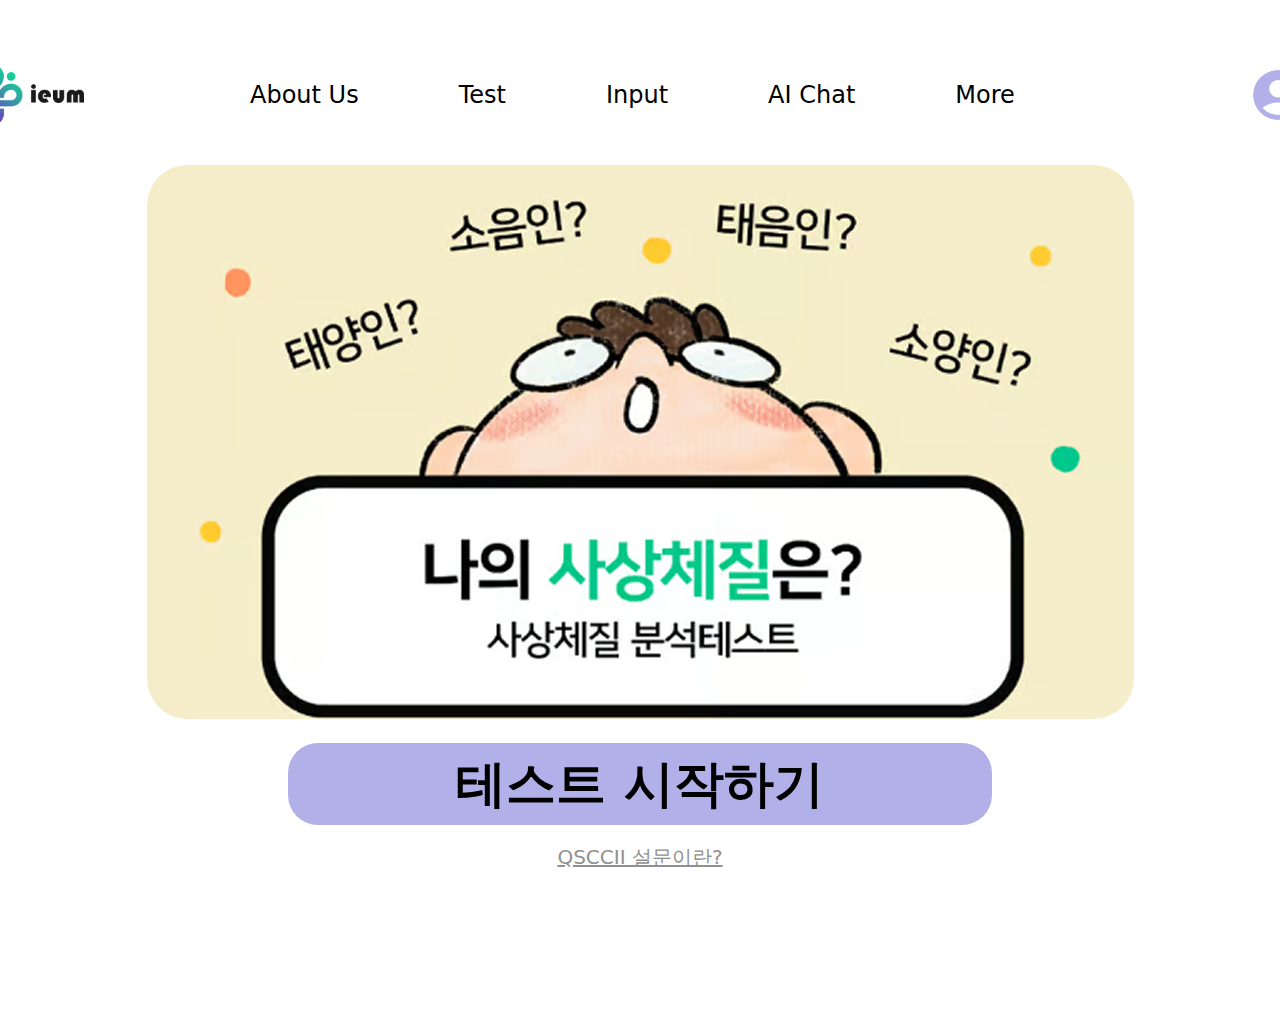
<file: index.html>
<!DOCTYPE html>
<html lang="ko">
<head>
  <meta charset="utf-8" />
  <meta name="viewport" content="width=1440, initial-scale=1" />
  <title>QSCC-II 시작 페이지</title>
  <link rel="stylesheet" href="/QSCCII/style.css" />
</head>
<body>
  <!-- 전체 섹션: 1440 x 1024 -->
  <section class="qscc-landing">
    <!-- 헤더: 1354 x 60, 상단에서 65px, 가로 중앙 정렬 -->
<header class="qscc-header">
  <div class="header-inner">
    <!-- 좌측: 로고 (121x60) -->
    <a href="index.html" class="logo" aria-label="ieum 로고">
      <img src="/images/logo.png" alt="logo image" />
    </a>

    <!-- 로고→메뉴 시작까지 고정 간격 166px -->
    <div class="gap-166" aria-hidden="true"></div>

    <!-- 메뉴: 글자 24px, 항목 간격 100px -->
    <nav class="gnb" aria-label="주 메뉴">
      <ul>
        <li><a href="#">About Us</a></li>
        <li><a href="#">Test</a></li>
        <li><a href="#">Input</a></li>
        <li><a href="#">AI Chat</a></li>
        <li><a href="#">More</a></li>
      </ul>
    </nav>

    <!-- More ↔ 프로필 사이 고정 간격 238px -->
    <div class="gap-238" aria-hidden="true"></div>

    <!-- 우측: 프로필 (50x50) -->
    <button class="profile" type="button" aria-label="프로필">
      <img src="/images/profile.svg" alt="" />
    </button>
  </div>
</header>

    <!-- 메인 이미지: 987 x 554, R40 -->
    <div class="main-image-wrap">
      <img
        class="main-image"
        src="/images/main-image.png"
        alt="나의 사상체질은? 사상체질 분석 테스트"
      />
    </div>

    <!-- 버튼 박스: 704 x 82, R30, 배경 #B2B0E8 -->
    <a href="test.html" class="start-btn" role="button">테스트 시작하기</a>

    <!-- 버튼 하단 22px, 중앙 정렬, #909090 / 20px -->
    <a class="subcopy" href="whatisqscc.html">QSCCII 설문이란?</a>
  </section>
</body>
</html>
</file>
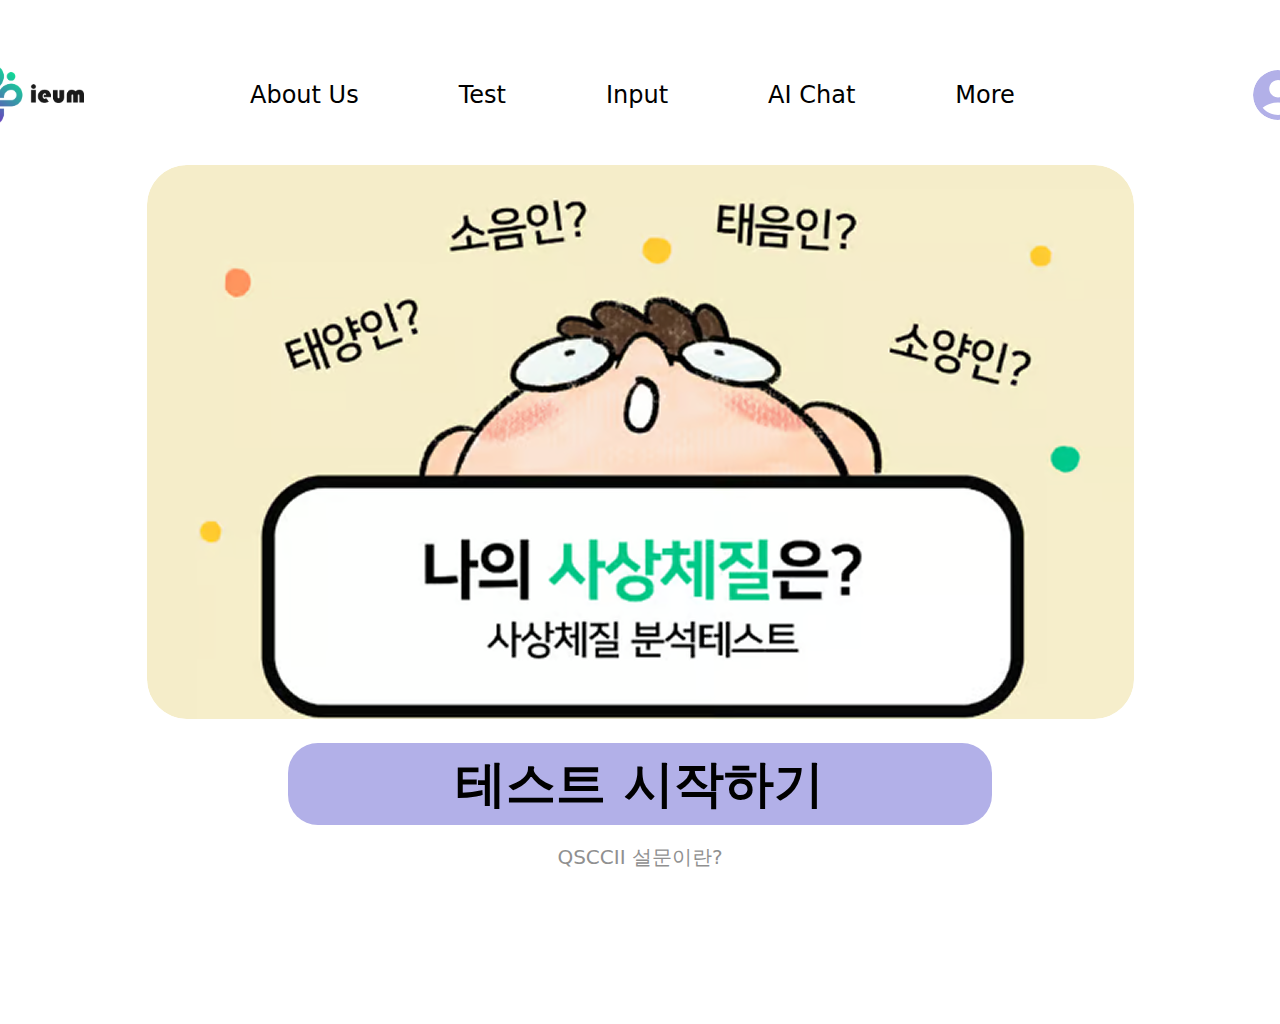
<file: QSCCII/index.html>
<!DOCTYPE html>
<html lang="ko">
<head>
  <meta charset="utf-8" />
  <meta name="viewport" content="width=1440, initial-scale=1" />
  <title>QSCC-II 시작 페이지</title>
  <link rel="stylesheet" href="/QSCCII/style.css" />
</head>
<body>
  <!-- 전체 섹션: 1440 x 1024 -->
  <section class="qscc-landing">
    <!-- 헤더: 1354 x 60, 상단에서 65px, 가로 중앙 정렬 -->
    <header class="qscc-header">
  <div class="header-inner">
    <!-- 좌측: 로고 (121x60) -->
    <a href="#" class="logo" aria-label="ieum 로고">
      <img src="/public/images/logo.png" alt="logo image" />
    </a>

    <!-- 로고→메뉴 시작까지 고정 간격 166px -->
    <div class="gap-166" aria-hidden="true"></div>

    <!-- 메뉴: 글자 24px, 항목 간격 100px -->
    <nav class="gnb" aria-label="주 메뉴">
      <ul>
        <li><a href="#">About Us</a></li>
        <li><a href="#">Test</a></li>
        <li><a href="#">Input</a></li>
        <li><a href="#">AI Chat</a></li>
        <li><a href="#">More</a></li>
      </ul>
    </nav>

    <!-- More ↔ 프로필 사이 고정 간격 238px -->
    <div class="gap-238" aria-hidden="true"></div>

    <!-- 우측: 프로필 (50x50) -->
    <button class="profile" type="button" aria-label="프로필">
      <img src="/public/images/profile.svg" alt="" />
    </button>
  </div>
</header>

    <!-- 메인 이미지: 987 x 554, R40 -->
    <div class="main-image-wrap">
      <img
        class="main-image"
        src="/public/images/main-image.png"
        alt="나의 사상체질은? 사상체질 분석 테스트"
      />
    </div>

    <!-- 버튼 박스: 704 x 82, R30, 배경 #B2B0E8 -->
    <a href="#" class="start-btn" role="button">테스트 시작하기</a>

    <!-- 버튼 하단 22px, 중앙 정렬, #909090 / 20px -->
    <p class="subcopy">QSCCII 설문이란?</p>
  </section>
</body>
</html>
</file>
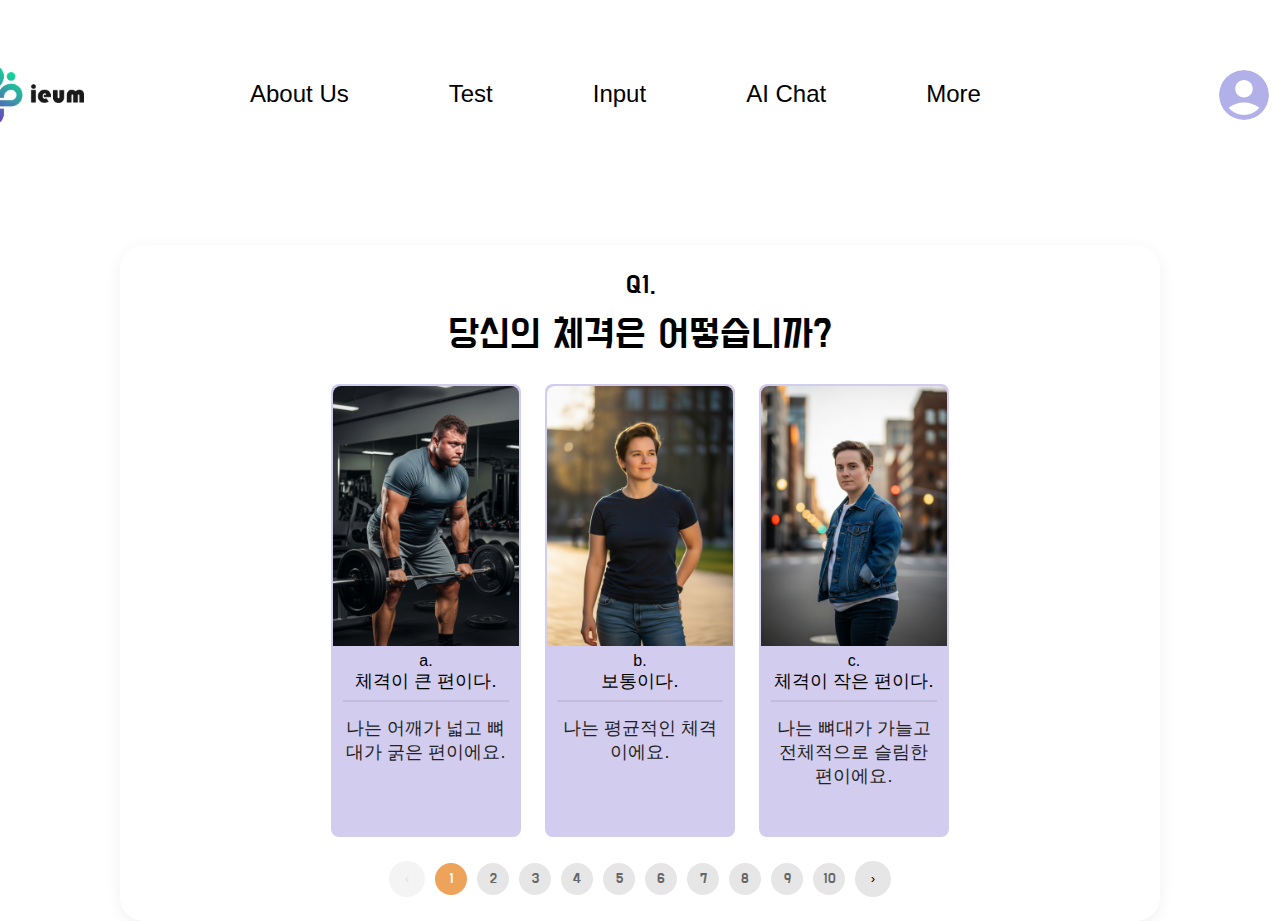
<file: test.html>
<!DOCTYPE html>
<html lang="ko">
<head>
  <meta charset="utf-8" />
  <meta name="viewport" content="width=1440, initial-scale=1" />
  <title>QSCCII 테스트</title>
  <link rel="stylesheet" href="./style.css" />

  <!--문제 및 선지 폰트 설정-->
  <link rel="preconnect" href="https://fonts.googleapis.com">
  <link rel="preconnect" href="https://fonts.gstatic.com" crossorigin>
  <link href="https://fonts.googleapis.com/css2?family=Do+Hyeon&display=swap" rel="stylesheet">

  <!--선지 폰트 설정-->
  <link rel="preconnect" href="https://fonts.googleapis.com">
<link rel="preconnect" href="https://fonts.gstatic.com" crossorigin>
<link href="https://fonts.googleapis.com/css2?family=Poor+Story&display=swap" rel="stylesheet">
</head>
<body>
  <section class="page qscc-test">
    <!-- [공통 헤더: 로고121x60 → 166px → 메뉴 → 238px → 프로필50x50] -->
    <header class="qscc-header">
      <div class="header-inner">
        <a href="./index.html" class="logo" aria-label="ieum 로고">
          <img src="/images/logo.png" alt="">
        </a>
        <div class="gap-166" aria-hidden="true"></div>
        <nav class="gnb" aria-label="주 메뉴">
          <ul>
            <li><a href="./whatisqscc.html">About Us</a></li>
            <li><a href="./test.html#q=1">Test</a></li>
            <li><a href="#">Input</a></li>
            <li><a href="#">AI Chat</a></li>
            <li><a href="#">More</a></li>
          </ul>
        </nav>
        <div class="gap-238" aria-hidden="true"></div>
        <button class="profile" type="button" aria-label="프로필">
          <img src="/images/profile.svg" alt="">
        </button>
      </div>
    </header>

    <!-- 문제 영역: 헤더에서 정확히 120px 아래 -->
    <div class="wrap">
      <div class="q-card" id="qcard" hidden>
        <h2 class="q-title" id="qtitle">Q1.</h2>
        <p class="q-text" id="qtext">당신의 체격은 어떻습니까?</p>

        <!-- 옵션 3개: 190 x 453 박스 -->
        <div class="opts-grid" id="opts" role="radiogroup" aria-label="선택지"></div>

        <!-- 하단 네비게이션 -->
        <div class="nav">
          <button class="btn btn-prev" id="prev" type="button">이전</button>
          <div id="pager" class="pager"></div>
          <button class="btn btn-next" id="next" type="button" disabled>다음</button>
        </div>
      </div>

      <!-- 결과 영역 -->
      <div id="result" class="q-card" hidden></div>
    </div>
  </section>

  <script src="./test.js"></script>
</body>
</html>
</file>
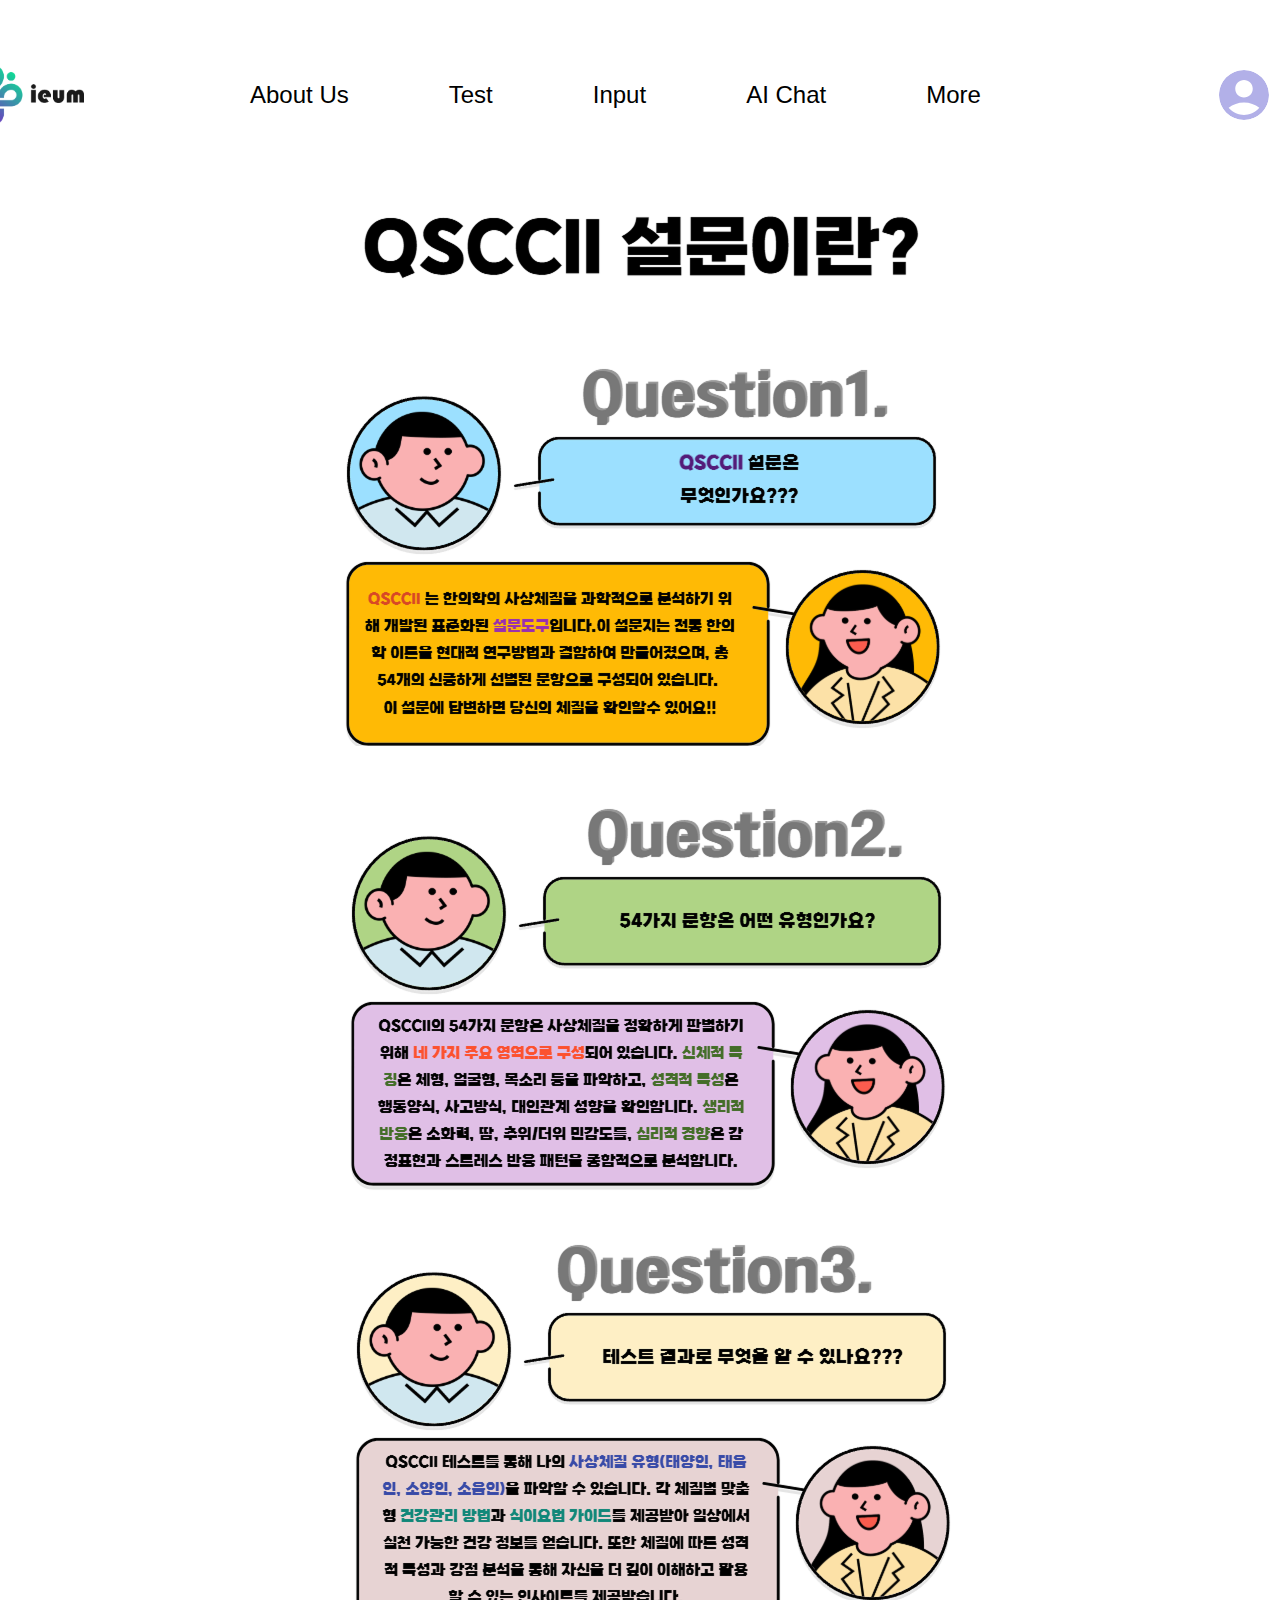
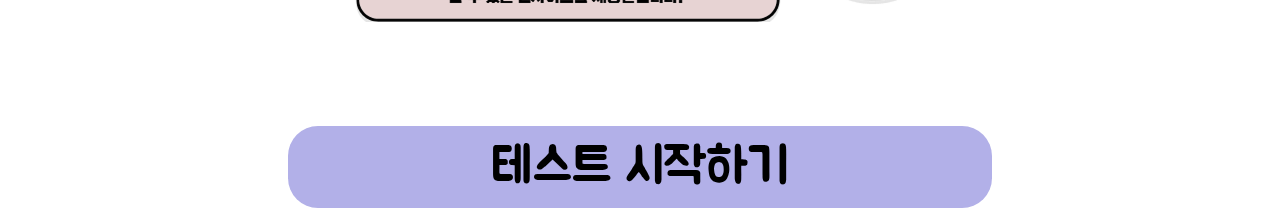
<file: whatisqscc.html>
<!DOCTYPE html>
<html lang="ko">
<head>
  <meta charset="utf-8" />
  <meta name="viewport" content="width=1440, initial-scale=1" />
  <title>QSCCII 설문이란?</title>
  <link rel="stylesheet" href="/style.css" />

  <!--테스트시작하기 버튼 폰트 설정-->
  <link rel="preconnect" href="https://fonts.googleapis.com">
  <link rel="preconnect" href="https://fonts.gstatic.com" crossorigin>
  <link href="https://fonts.googleapis.com/css2?family=Jua&display=swap" rel="stylesheet">
</head>
<body class="qscc-info-page">
  <section class="qscc-info">
    <!-- [공통 헤더: 메인과 동일] -->
    <header class="qscc-header">
      <div class="header-inner">
        <a href="index.html" class="logo" aria-label="ieum 로고">
          <img src="/images/logo.png" alt="logo image" />
        </a>
        <div class="gap-166" aria-hidden="true"></div>
        <nav class="gnb" aria-label="주 메뉴">
          <ul>
            <li><a href="#">About Us</a></li>
            <li><a href="#">Test</a></li>
            <li><a href="#">Input</a></li>
            <li><a href="#">AI Chat</a></li>
            <li><a href="#">More</a></li>
          </ul>
        </nav>
        <div class="gap-238" aria-hidden="true"></div>
        <button class="profile" type="button" aria-label="프로필">
          <img src="/images/profile.svg" alt="porfile image" />
        </button>
      </div>
    </header>

    <!-- 제목: 566x75 (상단 Y=210 맞춤: 헤더(65+60) 뒤 85px) -->
    <img class="qscc-title" src="/images/whatisqscc/qscc설문이란_ 제목.png" alt="QSCCII 설문이란?" />

    <!-- 질문 섹션 -->
    <div class="qscc-questions">
      <img class="q1" src="/images/whatisqscc/question1.png" alt="Question1" />
      <img class="q2" src="/images/whatisqscc/question2.png" alt="Question2" />
      <img class="q3" src="/images/whatisqscc/question3.png" alt="Question3" />
      <!--테스트시작하기 버튼-->
      <a href="test.html" class="start-btn" role="button">테스트 시작하기</a>
    </div>
  </section>
</body>
</html>
</file>
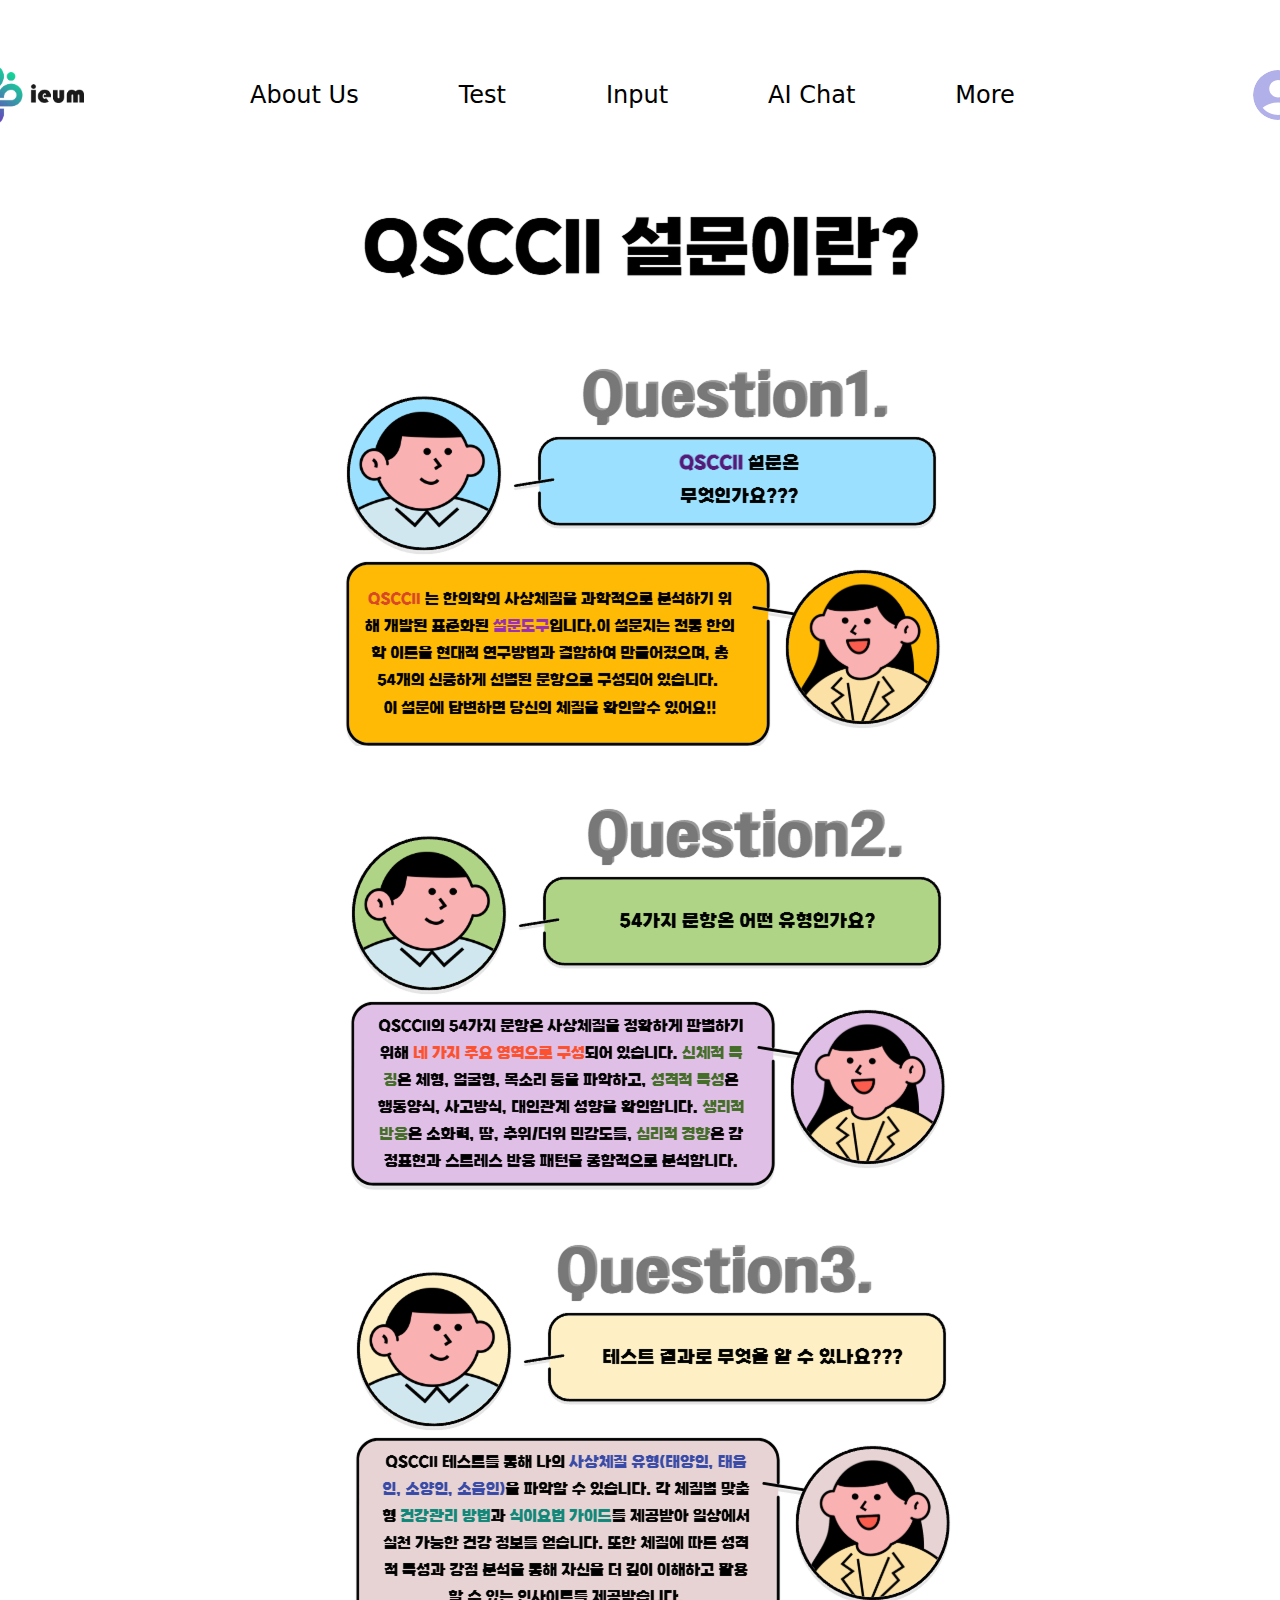
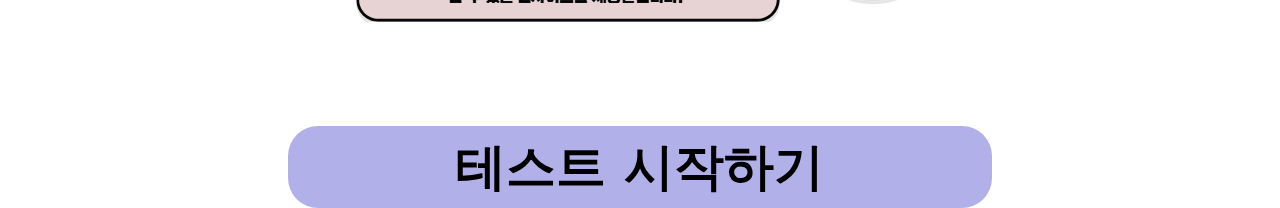
<file: QSCCII/whatisqscc.html>
<!DOCTYPE html>
<html lang="ko">
<head>
  <meta charset="utf-8" />
  <meta name="viewport" content="width=1440, initial-scale=1" />
  <title>QSCCII 설문이란?</title>
  <link rel="stylesheet" href="/QSCCII/style.css" />
</head>
<body class="qscc-info-page">
  <section class="qscc-info">
    <!-- [공통 헤더: 메인과 동일] -->
    <header class="qscc-header">
      <div class="header-inner">
        <a href="index.html" class="logo" aria-label="ieum 로고">
          <img src="/public/images/logo.png" alt="" />
        </a>
        <div class="gap-166" aria-hidden="true"></div>
        <nav class="gnb" aria-label="주 메뉴">
          <ul>
            <li><a href="#">About Us</a></li>
            <li><a href="#">Test</a></li>
            <li><a href="#">Input</a></li>
            <li><a href="#">AI Chat</a></li>
            <li><a href="#">More</a></li>
          </ul>
        </nav>
        <div class="gap-238" aria-hidden="true"></div>
        <button class="profile" type="button" aria-label="프로필">
          <img src="/public/images/profile.svg  " alt="" />
        </button>
      </div>
    </header>

    <!-- 제목: 566x75 (상단 Y=210 맞춤: 헤더(65+60) 뒤 85px) -->
    <img class="qscc-title" src="/public/images/whatisqscc/qscc설문이란_ 제목.png" alt="QSCCII 설문이란?" />

    <!-- 질문 섹션 -->
    <div class="qscc-questions">
      <img class="q1" src="/public/images/whatisqscc/question1.png" alt="Question1" />
      <img class="q2" src="/public/images/whatisqscc/question2.png" alt="Question2" />
      <img class="q3" src="/public/images/whatisqscc/question3.png" alt="Question3" />
      <!--테스트시작하기 버튼-->
      <a href="test.html" class="start-btn" role="button">테스트 시작하기</a>
    </div>
  </section>
</body>
</html>
</file>
<file: QSCCII/style.css>
/* 기본 세팅 */
* { box-sizing: border-box; }
html, body { height: 100%; }
body {
  margin: 0;
  display: flex;
  justify-content: center;
  background: #ffffff;
  font-family: system-ui, -apple-system, "Segoe UI", Roboto, "Noto Sans KR",
               "Apple SD Gothic Neo", "맑은 고딕", sans-serif;
}

/* 전체 섹션(고정 크기) */
.qscc-landing {
  width: 1440px;
  height: 1024px;
  position: relative;
  margin: 0 auto;
  /* 내부 배치 편의를 위한 플렉스 컬럼 */
  display: flex;
  align-items: center;
  flex-direction: column;
}

/* 헤더 */
.qscc-header {
  width: 1354px;
  height: 60px;
  margin-top: 65px;
}

/* 로고·메뉴·프로필 레이아웃
   grid-template-columns: [logo]auto [spacer]1fr [menu]auto [gap]238px [profile]auto
   ⇒ More(메뉴 우측 끝)와 프로필 사이가 정확히 238px 유지됨 */
.header-inner {
  width: 100%;
  height: 100%;
  display: grid;
  grid-template-columns: 121px 166px max-content 238px 50px;
  align-items: center;
}

.logo {
  width: 121px;
  height: 60px;
  display: inline-flex;
  align-items: center;
}
/* 로고 */
.logo img {
  width: 121px;
  height: 60px;
  object-fit: contain;
  display: block;
}
.gap-166 { width: 166px; height: 1px; }
.gap-238 { width: 238px; height: 1px; }


/* 메뉴바 */
.gnb ul {
  margin: 0;
  padding: 0;
  list-style: none;
  display: inline-flex;
  gap: 100px;          /* 항목 간격 */
  font-size: 24px;     /* 글자 크기 */
}
.gnb a {
  text-decoration: none;
  color: #000;
  line-height: 1;
  display: inline-block;
}

/* 프로필 50x50 */
.profile {
  width: 50px;
  height: 50px;
  padding: 0;
  border: 0;
  background: transparent;
  display: inline-flex;
  align-items: center;
  justify-content: center;
  cursor: pointer;
}
.profile img {
  width: 50px;
  height: 50px;
  border-radius: 50%;
  display: block;
}

/* 메인 이미지 영역 */
.main-image-wrap {
  margin-top: 40px;  /* 헤더와 이미지 사이 여백 – 필요 시 조정 */
}
.main-image {
  width: 987px;
  height: 554px;
  object-fit: cover;
  border-radius: 40px;
  display: block;
}

/* 시작 버튼 박스 */
.start-btn {
  width: 704px;
  height: 82px;
  margin-top: 24px;  /* 이미지와 버튼 사이 여백 – 필요 시 조정 */
  background: #B2B0E8;
  border-radius: 30px;
  display: flex;
  align-items: center;       /* 상하 중앙 */
  justify-content: center;   /* 좌우 중앙 */
  text-decoration: none;
  font-size: 50px;           /* 버튼 텍스트 50px */
  color: #000;
  font-weight: 700;
}

/* 하단 서브 카피: 버튼 하단 22px, 중앙 정렬 */
.subcopy {
  margin: 22px 0 0 0;
  color: #909090;
  font-size: 20px;
  line-height: 1;
  text-align: center;
}


body.qscc-info-page {
  margin: 0;
  display: flex;
  justify-content: center;
  align-items: flex-start;   /* 상단 기준 */
  overflow-y: auto;
}

/* 전체 프레임 */
.qscc-info {
  width: 1440px;
  min-height: 1024px;
  display: flex;
  flex-direction: column;
  align-items: center;
  overflow: visible;
}

/* [공통 헤더] — 메인과 동일 */
.qscc-header { width: 1354px; height: 60px; margin-top: 65px; }
.header-inner {
  width: 100%; height: 100%;
  display: grid;
  grid-template-columns: 121px 166px max-content 238px 50px;
  align-items: center;
}
.logo { width: 121px; height: 60px; display: inline-flex; align-items: center; }
.logo img { width: 121px; height: 60px; object-fit: contain; display: block; }
.gap-166 { width: 166px; height: 1px; }
.gap-238 { width: 238px; height: 1px; }
.gnb ul { margin: 0; padding: 0; list-style: none; display: inline-flex; gap: 100px; font-size: 24px; }
.gnb a { text-decoration: none; color: #000; line-height: 1; }
.profile { width: 50px; height: 50px; padding: 0; border: 0; background: transparent; display: inline-flex; align-items: center; justify-content: center; cursor: pointer; }
.profile img { width: 50px; height: 50px; border-radius: 50%; display: block; }

/* 제목 이미지: 566x75 중앙 고정 */
.qscc-title {
  width: 566px; height: 75px;
  margin: 85px auto 0;     /* 좌우 중앙 + 상단 간격 */
  display: block;
}

/* 질문 이미지들(정확 크기 + 정확 간격) */
.qscc-questions { width: 100%; display: flex; flex-direction: column; align-items: center; }

.q1 { width: 608px; height: 380px; margin-top: 81px; display: block; }
.q2 { width: 620px; height: 390px; margin-top: 56px; display: block; }
.q3 { width: 626px; height: 385px; margin-top: 45px; display: block; margin-bottom: 80px; }

/* 어떤 곳에서도 잘리지 않도록 보정 (중요) */
.qscc-questions img { object-fit: contain; }  /* 자르지 않고 축소/확대만 */
</file>
<file: style.css>
/* 기본 세팅 */
* { box-sizing: border-box; }
html, body { height: 100%; }
body {
  margin: 0;
  display: flex;
  justify-content: center;
  background: #ffffff;
  font-family: system-ui, -apple-system, "Segoe UI", Roboto, "Noto Sans KR",
               "Apple SD Gothic Neo", "맑은 고딕", sans-serif;
}

/* 전체 섹션(고정 크기) */
.qscc-landing {
  width: 1440px;
  height: 1024px;
  position: relative;
  margin: 0 auto;
  /* 내부 배치 편의를 위한 플렉스 컬럼 */
  display: flex;
  align-items: center;
  flex-direction: column;
}

/* 헤더 */
.qscc-header {
  width: 1354px;
  height: 60px;
  margin-top: 65px;
}

/* 로고·메뉴·프로필 레이아웃
   grid-template-columns: [logo]auto [spacer]1fr [menu]auto [gap]238px [profile]auto
   ⇒ More(메뉴 우측 끝)와 프로필 사이가 정확히 238px 유지됨 */
.header-inner {
  width: 100%;
  height: 100%;
  display: grid;
  grid-template-columns: 121px 166px max-content 238px 50px;
  align-items: center;
}

.logo {
  width: 121px;
  height: 60px;
  display: inline-flex;
  align-items: center;
}
/* 로고 */
.logo img {
  width: 121px;
  height: 60px;
  object-fit: contain;
  display: block;
}
.gap-166 { width: 166px; height: 1px; }
.gap-238 { width: 238px; height: 1px; }


/* 메뉴바 */
.gnb ul {
  margin: 0;
  padding: 0;
  list-style: none;
  display: inline-flex;
  gap: 100px;          /* 항목 간격 */
  font-size: 24px;     /* 글자 크기 */
}
.gnb a {
  text-decoration: none;
  color: #000;
  line-height: 1;
  display: inline-block;

  /*구글 폰트 설정*/
  font-family: "Outfit", sans-serif;
  font-optical-sizing: auto;
  font-weight: 400;
  font-style: normal;
}

/* 프로필 50x50 */
.profile {
  width: 50px;
  height: 50px;
  padding: 0;
  border: 0;
  background: transparent;
  display: inline-flex;
  align-items: center;
  justify-content: center;
  cursor: pointer;
}
.profile img {
  width: 50px;
  height: 50px;
  border-radius: 50%;
  display: block;
}

/* 메인 이미지 영역 */
.main-image-wrap {
  margin-top: 40px;  /* 헤더와 이미지 사이 여백 – 필요 시 조정 */
}
.main-image {
  width: 900px;
  height: 554px;
  object-fit: cover;
  border-radius: 40px;
  display: block;
}

/* 시작 버튼 박스 */
.start-btn {
  width: 704px;
  height: 82px;
  margin-top: 24px;  /* 이미지와 버튼 사이 여백 – 필요 시 조정 */
  background: #B2B0E8;
  border-radius: 30px;
  display: flex;
  align-items: center;       /* 상하 중앙 */
  justify-content: center;   /* 좌우 중앙 */
  text-decoration: none;
  font-size: 50px;           /* 버튼 텍스트 50px */
  color: #000;

  /*구글 폰트 설정*/
  font-family: "Jua", sans-serif;
  font-weight: 400;
  font-style: normal;
}

/* 하단 서브 카피: 버튼 하단 22px, 중앙 정렬 */
.subcopy {
  margin: 22px 0 0 0;
  color: #909090;
  font-size: 20px;
  line-height: 1;
  text-align: center;
}


body.qscc-info-page {
  margin: 0;
  display: flex;
  justify-content: center;
  align-items: flex-start;   /* 상단 기준 */
  overflow-y: auto;
}

/* 전체 프레임 */
.qscc-info {
  width: 1440px;
  min-height: 1024px;
  display: flex;
  flex-direction: column;
  align-items: center;
  overflow: visible;
}

/* [공통 헤더] — 메인과 동일 */
.qscc-header { width: 1354px; height: 60px; margin-top: 65px; }
.header-inner {
  width: 100%; height: 100%;
  display: grid;
  grid-template-columns: 121px 166px max-content 238px 50px;
  align-items: center;
}
.logo { width: 121px; height: 60px; display: inline-flex; align-items: center; }
.logo img { width: 121px; height: 60px; object-fit: contain; display: block; }
.gap-166 { width: 166px; height: 1px; }
.gap-238 { width: 238px; height: 1px; }
.gnb ul { margin: 0; padding: 0; list-style: none; display: inline-flex; gap: 100px; font-size: 24px; }
.gnb a { text-decoration: none; color: #000; line-height: 1; }
.profile { width: 50px; height: 50px; padding: 0; border: 0; background: transparent; display: inline-flex; align-items: center; justify-content: center; cursor: pointer; }
.profile img { width: 50px; height: 50px; border-radius: 50%; display: block; }

/* 제목 이미지: 566x75 중앙 고정 */
.qscc-title {
  width: 566px; height: 75px;
  margin: 85px auto 0;     /* 좌우 중앙 + 상단 간격 */
  display: block;
}

/* 질문 이미지들(정확 크기 + 정확 간격) */
.qscc-questions { width: 100%; display: flex; flex-direction: column; align-items: center; }

.q1 { width: 608px; height: 380px; margin-top: 81px; display: block; }
.q2 { width: 620px; height: 390px; margin-top: 56px; display: block; }
.q3 { width: 626px; height: 385px; margin-top: 45px; display: block; margin-bottom: 80px; }

/* 어떤 곳에서도 잘리지 않도록 보정 (중요) */
.qscc-questions img { object-fit: contain; }  /* 자르지 않고 축소/확대만 */


/* ===== 테스트 본문 ===== */
/* 헤더로부터 정확히 120px 아래에서 시작 */
.qscc-test .wrap {
  width: 1040px;
  margin: 120px auto 0;   /* ← auto로 가운데 */
}

.q-card { 
  background: #fff; border-radius: 24px; box-shadow: 0 4px 16px rgba(0,0,0,.06);
  padding: 24px;
  margin: 0 auto;         /* ← 가운데 */
}
.q-title { font-size: 26px; font-weight: 800; margin: 0 0 8px; }
.q-text  { font-size: 40px; font-weight: 700; margin: 0 0 24px; line-height: 1.25; text-align: left; }
.q-title, .q-text {
  text-align: center;     /* ← 좌측 쏠림 방지 */
}

/* ===== 옵션 카드: 정확히 190 x 453 ===== */
/* 옵션 그리드 — 열 개수를 CSS 변수로 받고 항상 중앙정렬 */
.opts-grid{
  display: grid;
  grid-template-columns: repeat(var(--cols, 3), 190px); /* ← 열 수 동적 */
  gap: 24px;
  width: 100%;
  justify-content: center;  /* 트랙(열) 자체를 가운데 */
  justify-items: center;    /* 각 아이템도 셀 안에서 가운데 */
  margin: 0 auto;
}

.opt-card{
  width:190px;height:453px;border-radius:8px;background:#d2ccee;
  padding:0;cursor:pointer;border:2px solid transparent;
  transition:border-color .15s,transform .15s;
  display:flex;flex-direction:column;align-items:stretch; /* ← 내부 꽉 채움 */
}
.opt-card:hover{transform:translateY(-2px)}
.opt-card.selected{border-color:#B2B0E8}

/* 일러스트 영역(상단 채움) */
.opt-img{width:100%;height:260px;display:flex;align-items:center;justify-content:center;
  overflow:hidden;border-top-left-radius:8px;border-top-right-radius:8px}
.opt-img img{width:100%;height:100%;object-fit:cover;display:block}

/* 하단 라벨 (a./b./c. + 텍스트) */
.opt-meta{display:flex;flex-direction:column;align-items:center;gap:2px;padding-top:6px}
.opt-mark{font-size:16px;font-weight:700}
.opt-title{font-size:18px;font-weight:800;line-height:1.1;text-align:center}
/* 설명문구: 최대 120px 정도만 보여주고 스크롤(고정 높이 카드 유지) */
.opt-desc{
  margin: 8px 10px 0;
  padding: 8px 0 0;          /* ← 기본 padding-left 40px 제거 */
  list-style: none;
  border-top: 2px solid rgba(0,0,0,.08);
  font-size: 18px;
  line-height: 1.35;
  color: #222;
  max-height: 120px;
  overflow: auto;

  text-align: center;        /* ← 중앙 정렬 */
}
.opt-desc li{
  margin: 6px 0;
  text-align: inherit;       /* 부모의 중앙정렬 상속 */
}

/* 중앙 정렬(이미 적용돼 있어도 안전핀) */
.opts-grid{width:max-content;margin:0 auto;justify-content:center}
.q-title,.q-text{text-align:center}

/* ===== 네비/진행도 ===== */
.nav { 
  display: flex;
  justify-content: center;
  align-items: center;
  margin-top: 24px;
}
.btn { min-width: 160px; height: 56px; border-radius: 14px; border: 0; font-size: 18px; cursor: pointer; }
.nav .btn-prev,
.nav .btn-next {
  display: none !important;
}

/* 원형 진행도 */
.pager { display: flex; align-items: center; gap: 10px; justify-content: center; }
.page-arrow { width: 36px; height: 36px; border-radius: 50%; border: none; font-weight: 700; background: #E7E6E6; cursor: pointer; }
.page-arrow:disabled { opacity: .4; cursor: default; }

.page-dot { width: 32px; height: 32px; border-radius: 50%; border: none; display: flex; align-items: center; justify-content: center; font-size: 14px; cursor: pointer; user-select: none; }
.dot-current { background: #EDA35A; color: #fff; } /* 현재 */
.dot-done    { background: #59a288; color: #fff; } /* 완료 */
.dot-todo    { background: #E7E6E6; color: #666; } /* 미완료 */

/* ===== 결과 ===== */
.result-title { font-size: 40px; font-weight: 800; margin: 0 0 12px; }
.result-desc  { font-size: 18px; color: #555; }


/* === 테스트 화면 텍스트 전용 폰트 적용 === */
/* test.html 안의 문제/선지/설명/진행도/결과 전체에 적용 */
.qscc-test, .qscc-test * {
  font-family: "Do Hyeon", sans-serif;
  font-weight: 400;
  font-style: normal
}

/* JS로 생성되는 팝업(미응답/완료)도 같은 폰트 */
#ua-overlay, #ua-overlay *,
#done-overlay, #done-overlay * {
  font-family: "Do Hyeon", sans-serif;
  font-weight: 400;
  font-style: normal
}

.qscc-test .opt-title,
.qscc-test .opt-desc,
.qscc-test .opt-mark,
.qscc-test .opt-desc li  {
  font-family: "Noto Sans KR", sans-serif;
  font-optical-sizing: auto;
  font-weight: 400;
  font-style: normal;
}
</file>
